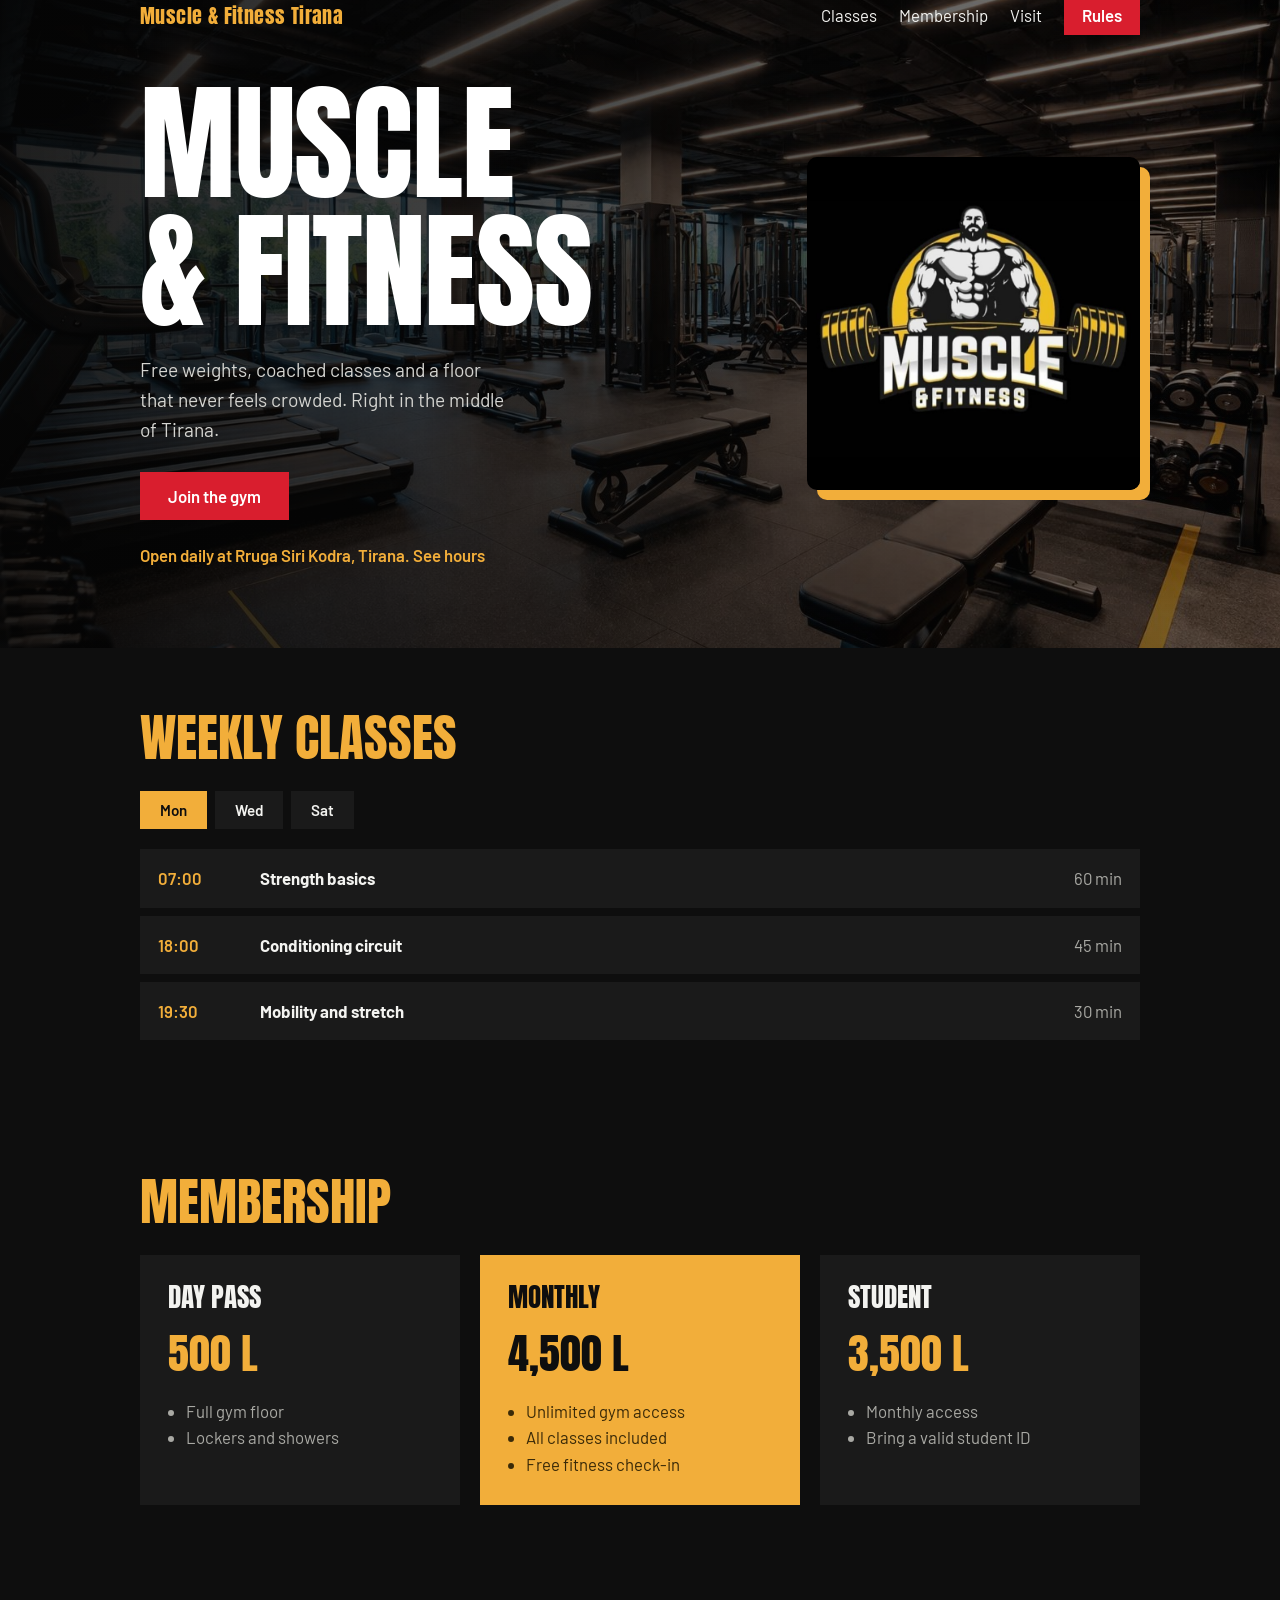
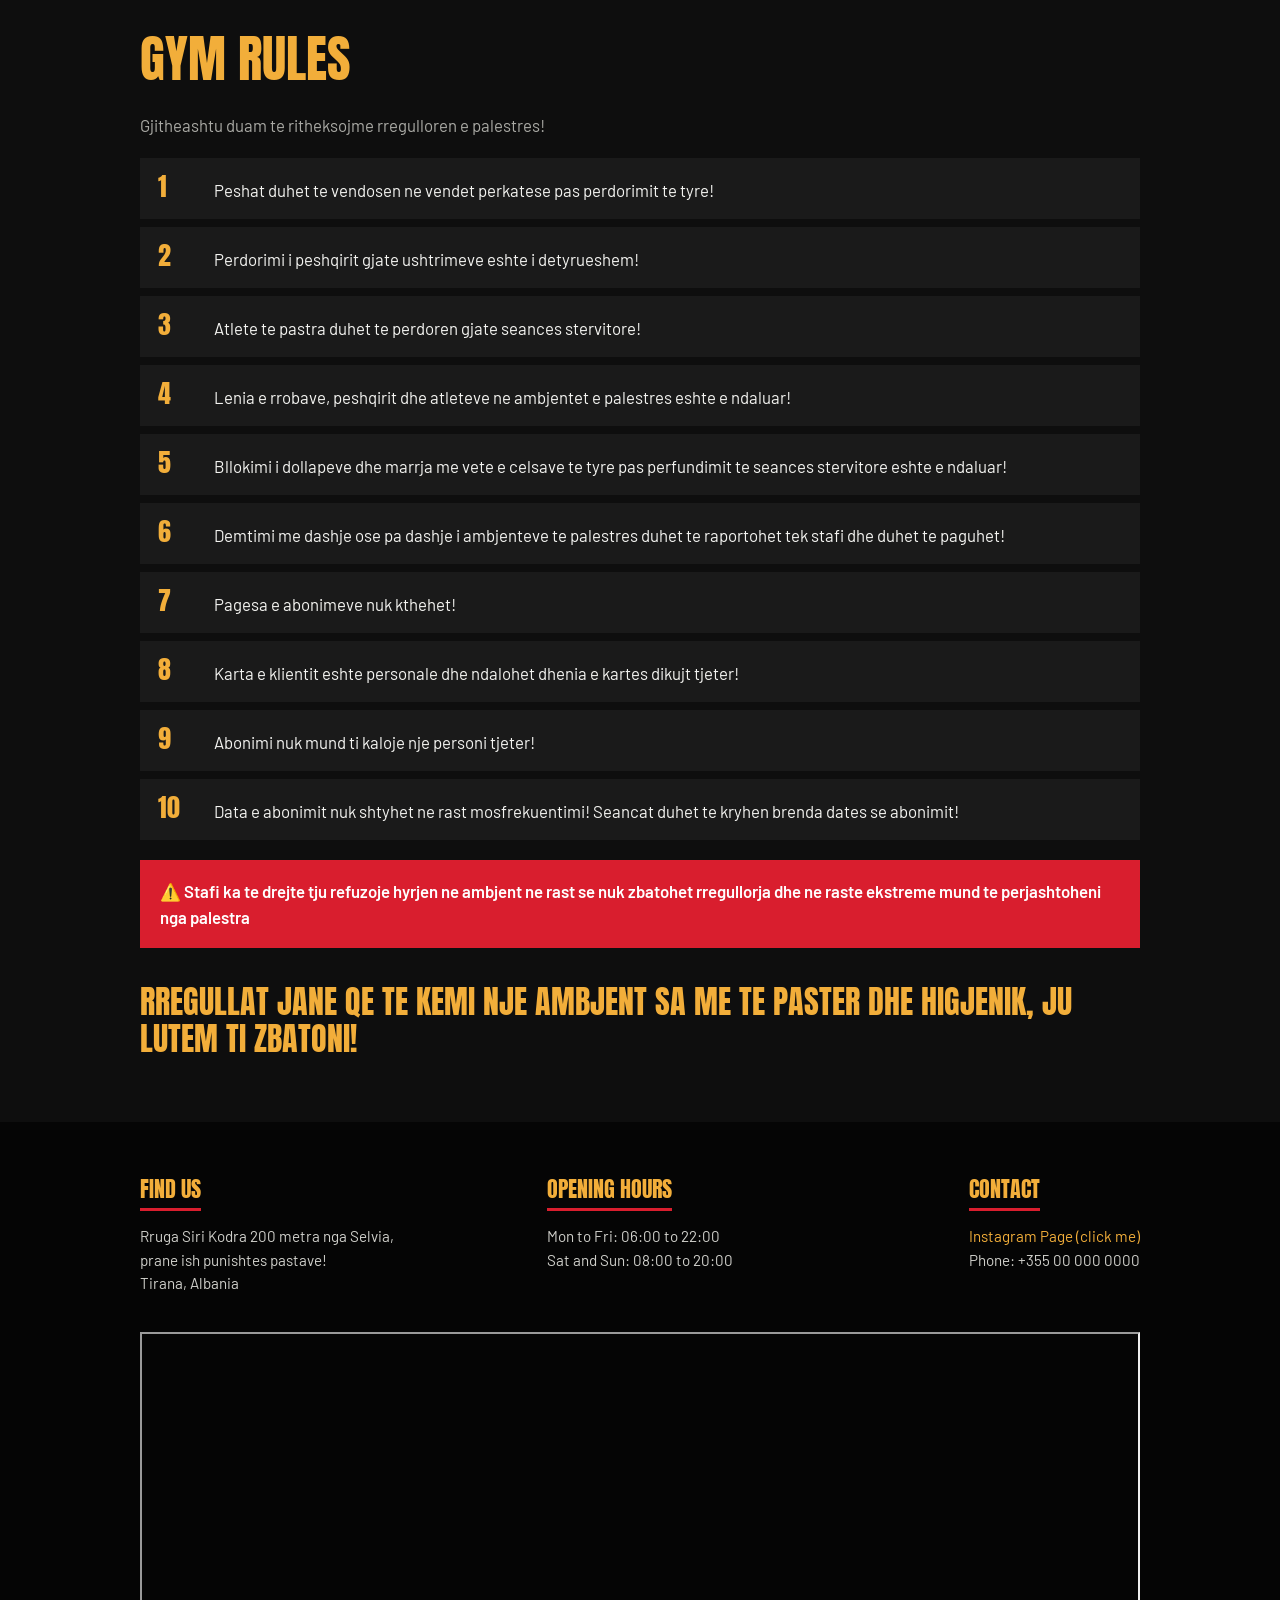
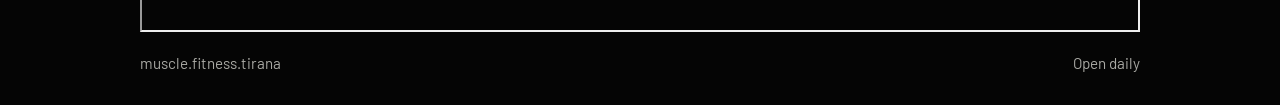
<file: demo5.1/index.html>
<!DOCTYPE html>
<html lang="en">
<head>
<meta charset="utf-8">
<!-- LEARN: the viewport tag makes the page scale properly on phones -->
<meta name="viewport" content="width=device-width, initial-scale=1">
<title>Muscle & Fitness Tirana</title>
<link rel="preconnect" href="https://fonts.googleapis.com">
<link rel="preconnect" href="https://fonts.gstatic.com" crossorigin>
<link href="https://fonts.googleapis.com/css2?family=Anton&family=Barlow:wght@400;600&display=swap" rel="stylesheet">
<link rel="icon" type="image/jpeg" href="favicon.jpg">
<!-- LEARN: this tag loads the separate CSS file. The path is relative, so style.css must sit next to index.html -->
<link rel="stylesheet" href="style.css">
</head>
<body>

<!-- LEARN: <header> holds the top of the page: logo + navigation -->
<header>
  <nav class="wrap" aria-label="Main">
    <a class="logo" href="#top">Muscle & Fitness Tirana</a>
    <ul>
      <li><a href="#classes">Classes</a></li>
      <li><a href="#plans">Membership</a></li>
      <li><a href="#visit">Visit</a></li>
      <li><a href="#rules">Rules</a></li>
    </ul>
  </nav>
  <div class="wrap hero" id="top">
    <div class="hero-text">
      <h1>Muscle <br>& Fitness</h1>
      <p>Free weights, coached classes and a floor that never feels crowded. Right in the middle of Tirana.</p>
      <a class="btn" href="#plans">Join the gym</a>
      <!-- LEARN: a link to #visit scrolls down to the footer, where the full opening hours are -->
      <a class="hero-meta" href="#visit">Open daily at Rruga Siri Kodra, Tirana. See hours</a>
    </div>
    <!-- LEARN: <img> shows a picture. alt text describes it for screen readers and shows if the file is missing -->
    <img class="badge" src="favicon2.jpg" alt="Muscle & Fitness Tirana logo">
  </div>
</header>

<!-- LEARN: <main> is the page's main content; each <section> is one topic -->
<main>
  <section id="classes">
    <div class="wrap">
      <h2>Weekly classes</h2>
      <div class="tabs" role="tablist">
        <button role="tab" aria-selected="true" data-day="mon">Mon</button>
        <button role="tab" aria-selected="false" data-day="wed">Wed</button>
        <button role="tab" aria-selected="false" data-day="sat">Sat</button>
      </div>
      <div class="day active" id="mon">
        <div class="slot"><time>07:00</time><b>Strength basics</b><span>60 min</span></div>
        <div class="slot"><time>18:00</time><b>Conditioning circuit</b><span>45 min</span></div>
        <div class="slot"><time>19:30</time><b>Mobility and stretch</b><span>30 min</span></div>
      </div>
      <div class="day" id="wed">
        <div class="slot"><time>07:00</time><b>Olympic lifting</b><span>60 min</span></div>
        <div class="slot"><time>18:30</time><b>Boxing fitness</b><span>60 min</span></div>
      </div>
      <div class="day" id="sat">
        <div class="slot"><time>10:00</time><b>Full body</b><span>60 min</span></div>
        <div class="slot"><time>11:30</time><b>Open floor with a coach</b><span>90 min</span></div>
      </div>
    </div>
  </section>

  <section id="plans">
    <div class="wrap">
      <h2>Membership</h2>
      <div class="plans">
        <article class="plan">
          <h3>Day pass</h3>
          <div class="price">500 L</div>
          <ul><li>Full gym floor</li><li>Lockers and showers</li></ul>
        </article>
        <article class="plan best">
          <h3>Monthly</h3>
          <div class="price">4,500 L</div>
          <ul><li>Unlimited gym access</li><li>All classes included</li><li>Free fitness check-in</li></ul>
        </article>
        <article class="plan">
          <h3>Student</h3>
          <div class="price">3,500 L</div>
          <ul><li>Monthly access</li><li>Bring a valid student ID</li></ul>
        </article>
      </div>
    </div>
  </section>

  <!-- LEARN: <ol> is an ordered (numbered) list. lang="sq" tells browsers this text is Albanian -->
  <section id="rules">
    <div class="wrap">
      <h2>Gym rules</h2>
      <p class="rules-intro" lang="sq">Gjitheashtu duam te ritheksojme rregulloren e palestres!</p>
      <ol class="rules" lang="sq">
        <li>Peshat duhet te vendosen ne vendet perkatese pas perdorimit te tyre!</li>
        <li>Perdorimi i peshqirit gjate ushtrimeve eshte i detyrueshem!</li>
        <li>Atlete te pastra duhet te perdoren gjate seances stervitore!</li>
        <li>Lenia e rrobave, peshqirit dhe atleteve ne ambjentet e palestres eshte e ndaluar!</li>
        <li>Bllokimi i dollapeve dhe marrja me vete e celsave te tyre pas perfundimit te seances stervitore eshte e ndaluar!</li>
        <li>Demtimi me dashje ose pa dashje i ambjenteve te palestres duhet te raportohet tek stafi dhe duhet te paguhet!</li>
        <li>Pagesa e abonimeve nuk kthehet!</li>
        <li>Karta e klientit eshte personale dhe ndalohet dhenia e kartes dikujt tjeter!</li>
        <li>Abonimi nuk mund ti kaloje nje personi tjeter!</li>
        <li>Data e abonimit nuk shtyhet ne rast mosfrekuentimi! Seancat duhet te kryhen brenda dates se abonimit!</li>
      </ol>
      <p class="warning" lang="sq">&#9888;&#65039; Stafi ka te drejte tju refuzoje hyrjen ne ambjent ne rast se nuk zbatohet rregullorja dhe ne raste ekstreme mund te perjashtoheni nga palestra</p>
      <p class="closing" lang="sq">Rregullat jane qe te kemi nje ambjent sa me te paster dhe higjenik, ju lutem ti zbatoni!</p>
    </div>
  </section>
</main>

<!-- LEARN: the footer now holds the visit info. id="visit" keeps the "Visit" nav link working: it scrolls down to here -->
<footer id="visit">
  <div class="wrap visit">
    <div>
      <h3>Find us</h3>
      <p>Rruga Siri Kodra 200 metra nga Selvia,<br>prane ish punishtes pastave!<br>Tirana, Albania</p>
    </div>
    <div>
      <h3>Opening hours</h3>
      <p>Mon to Fri: 06:00 to 22:00<br>Sat and Sun: 08:00 to 20:00</p>
    </div>
    <div>
      <h3>Contact</h3>
      <p><a href="https://www.instagram.com/muscle.fitness.tirana?stkn=MXcyYXFtc3VxcDdkcw==" target="_blank">Instagram Page (click me)</a><br>Phone: +355 00 000 0000</p>
    </div>
  </div>
    <div class="wrap">
    <iframe class="map" src="https://www.google.com/maps/embed?pb=!1m18!1m12!1m3!1d261.5930951370923!2d19.8210823!3d41.335721!2m3!1f0!2f0!3f0!3m2!1i1024!2i768!4f13.1!3m3!1m2!1s0x1350310bb7396c69%3A0xc7fee7b16294a06!2sMuscle%20%26%20Fitness!5e1!3m2!1sen!2s!4v1791065243430!5m2!1sen!2s" title="Map to Muscle & Fitness Tirana" allowfullscreen="" loading="lazy" referrerpolicy="strict-origin-when-cross-origin"></iframe>
    </div>
  
  <div class="wrap footer-bottom"><span>muscle.fitness.tirana</span><span>Open daily</span></div>
</footer>

<script>
/* LEARN: JavaScript reacts to clicks. Here we show the clicked day and hide the others. */
const dayTabs = document.querySelectorAll('.tabs button');
dayTabs.forEach(function(tab){
  tab.addEventListener('click', function(){
    dayTabs.forEach(function(t){ t.setAttribute('aria-selected', t === tab ? 'true' : 'false'); });
    document.querySelectorAll('.day').forEach(function(d){
      d.classList.toggle('active', d.id === tab.dataset.day);
    });
  });
});
</script>
</body>
</html>
</file>
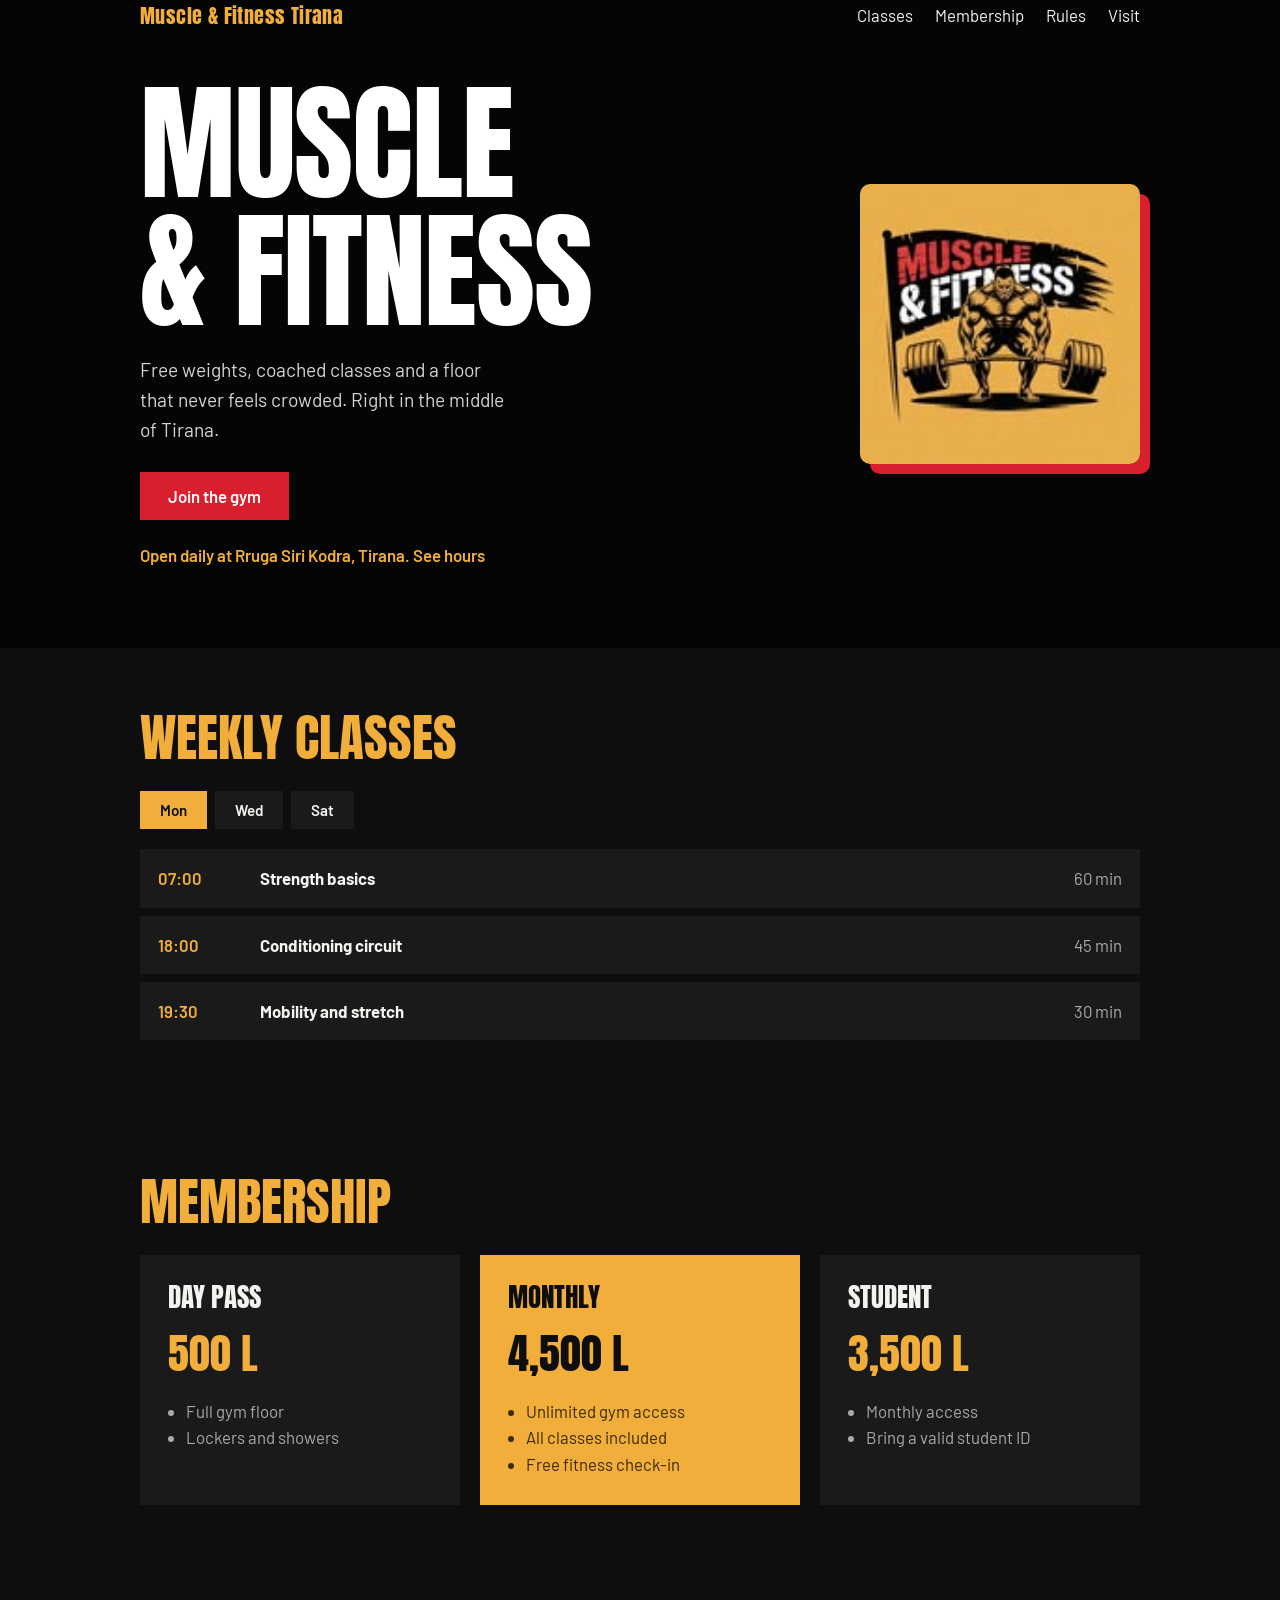
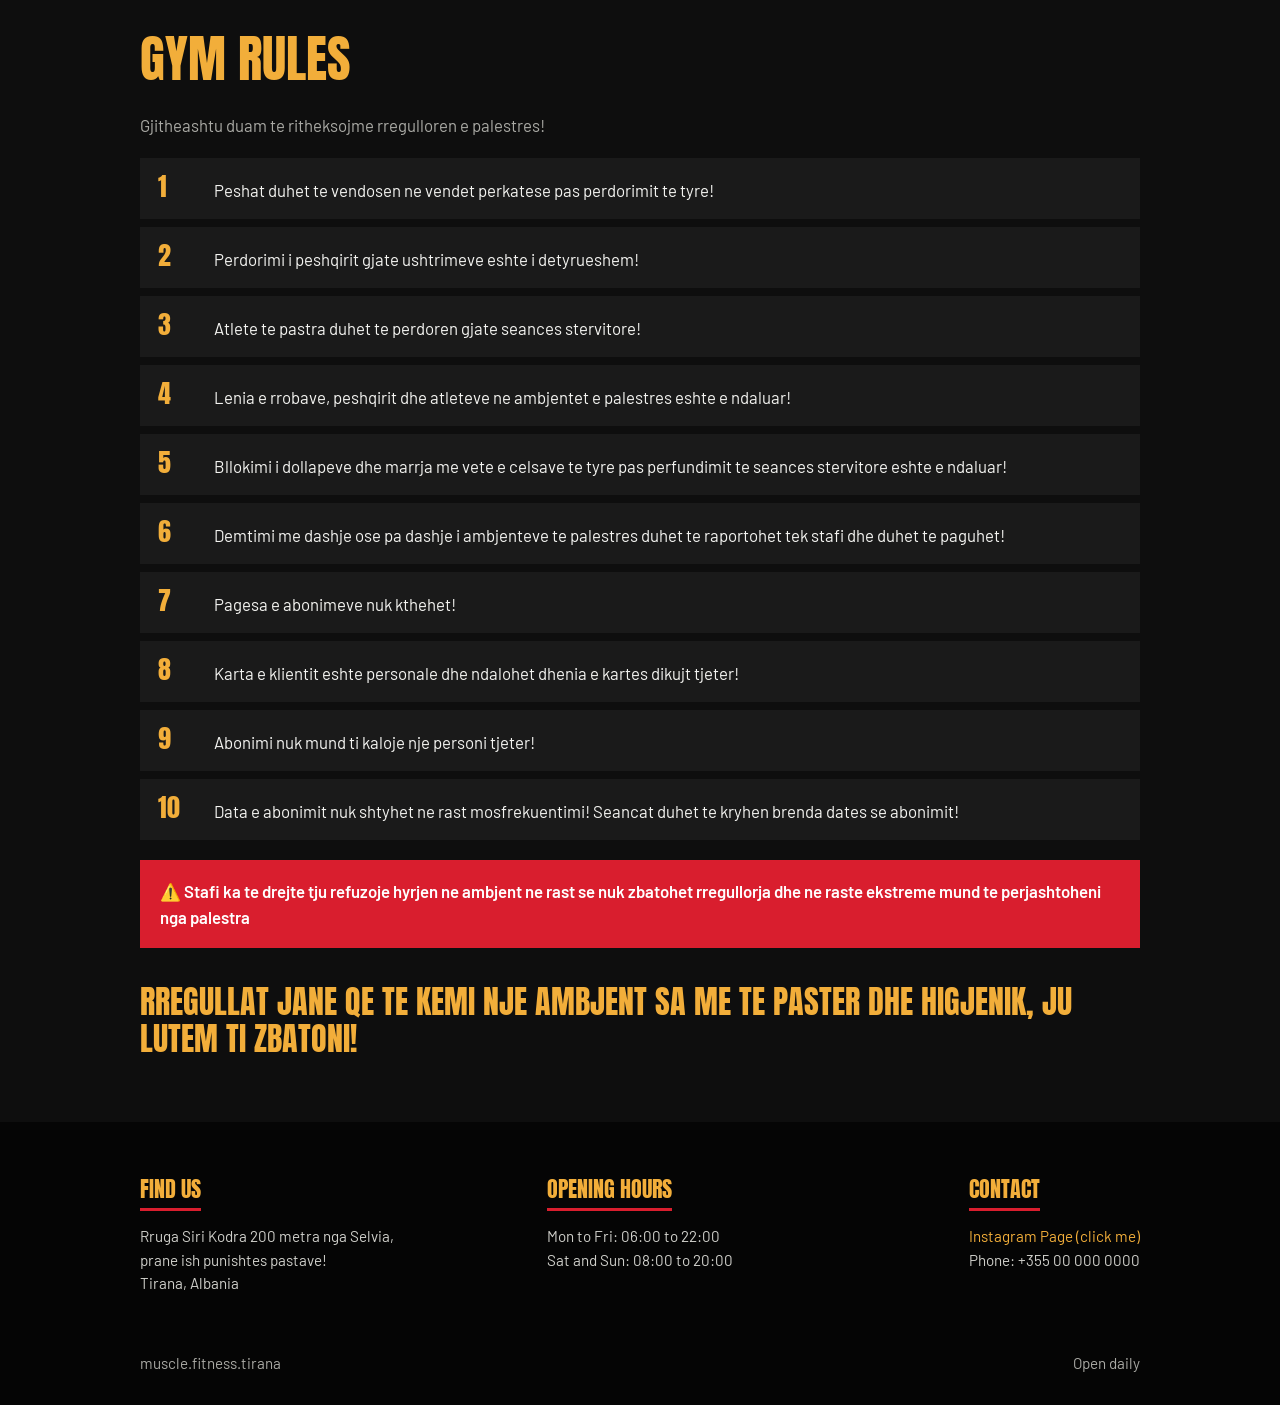
<file: demo5c/index.html>
<!DOCTYPE html>
<html lang="en">
<head>
<meta charset="utf-8">
<!-- LEARN: the viewport tag makes the page scale properly on phones -->
<meta name="viewport" content="width=device-width, initial-scale=1">
<title>Muscle & Fitness Tirana</title>
<link rel="preconnect" href="https://fonts.googleapis.com">
<link rel="preconnect" href="https://fonts.gstatic.com" crossorigin>
<link href="https://fonts.googleapis.com/css2?family=Anton&family=Barlow:wght@400;600&display=swap" rel="stylesheet">
<link rel="icon" type="image/jpeg" href="favicon.jpg">
<!-- LEARN: this tag loads the separate CSS file. The path is relative, so style.css must sit next to index.html -->
<link rel="stylesheet" href="style.css">
</head>
<body>

<!-- LEARN: <header> holds the top of the page: logo + navigation -->
<header>
  <nav class="wrap" aria-label="Main">
    <a class="logo" href="#top">Muscle & Fitness Tirana</a>
    <ul>
      <li><a href="#classes">Classes</a></li>
      <li><a href="#plans">Membership</a></li>
      <li><a href="#rules">Rules</a></li>
      <li><a href="#visit">Visit</a></li>
    </ul>
  </nav>
  <div class="wrap hero" id="top">
    <div class="hero-text">
      <h1>Muscle <br>& Fitness</h1>
      <p>Free weights, coached classes and a floor that never feels crowded. Right in the middle of Tirana.</p>
      <a class="btn" href="#plans">Join the gym</a>
      <!-- LEARN: a link to #visit scrolls down to the footer, where the full opening hours are -->
      <a class="hero-meta" href="#visit">Open daily at Rruga Siri Kodra, Tirana. See hours</a>
    </div>
    <!-- LEARN: <img> shows a picture. alt text describes it for screen readers and shows if the file is missing -->
    <img class="badge" src="favicon.jpg" alt="Muscle & Fitness Tirana logo">
  </div>
</header>

<!-- LEARN: <main> is the page's main content; each <section> is one topic -->
<main>
  <section id="classes">
    <div class="wrap">
      <h2>Weekly classes</h2>
      <div class="tabs" role="tablist">
        <button role="tab" aria-selected="true" data-day="mon">Mon</button>
        <button role="tab" aria-selected="false" data-day="wed">Wed</button>
        <button role="tab" aria-selected="false" data-day="sat">Sat</button>
      </div>
      <div class="day active" id="mon">
        <div class="slot"><time>07:00</time><b>Strength basics</b><span>60 min</span></div>
        <div class="slot"><time>18:00</time><b>Conditioning circuit</b><span>45 min</span></div>
        <div class="slot"><time>19:30</time><b>Mobility and stretch</b><span>30 min</span></div>
      </div>
      <div class="day" id="wed">
        <div class="slot"><time>07:00</time><b>Olympic lifting</b><span>60 min</span></div>
        <div class="slot"><time>18:30</time><b>Boxing fitness</b><span>60 min</span></div>
      </div>
      <div class="day" id="sat">
        <div class="slot"><time>10:00</time><b>Full body</b><span>60 min</span></div>
        <div class="slot"><time>11:30</time><b>Open floor with a coach</b><span>90 min</span></div>
      </div>
    </div>
  </section>

  <section id="plans">
    <div class="wrap">
      <h2>Membership</h2>
      <div class="plans">
        <article class="plan">
          <h3>Day pass</h3>
          <div class="price">500 L</div>
          <ul><li>Full gym floor</li><li>Lockers and showers</li></ul>
        </article>
        <article class="plan best">
          <h3>Monthly</h3>
          <div class="price">4,500 L</div>
          <ul><li>Unlimited gym access</li><li>All classes included</li><li>Free fitness check-in</li></ul>
        </article>
        <article class="plan">
          <h3>Student</h3>
          <div class="price">3,500 L</div>
          <ul><li>Monthly access</li><li>Bring a valid student ID</li></ul>
        </article>
      </div>
    </div>
  </section>

  <!-- LEARN: <ol> is an ordered (numbered) list. lang="sq" tells browsers this text is Albanian -->
  <section id="rules">
    <div class="wrap">
      <h2>Gym rules</h2>
      <p class="rules-intro" lang="sq">Gjitheashtu duam te ritheksojme rregulloren e palestres!</p>
      <ol class="rules" lang="sq">
        <li>Peshat duhet te vendosen ne vendet perkatese pas perdorimit te tyre!</li>
        <li>Perdorimi i peshqirit gjate ushtrimeve eshte i detyrueshem!</li>
        <li>Atlete te pastra duhet te perdoren gjate seances stervitore!</li>
        <li>Lenia e rrobave, peshqirit dhe atleteve ne ambjentet e palestres eshte e ndaluar!</li>
        <li>Bllokimi i dollapeve dhe marrja me vete e celsave te tyre pas perfundimit te seances stervitore eshte e ndaluar!</li>
        <li>Demtimi me dashje ose pa dashje i ambjenteve te palestres duhet te raportohet tek stafi dhe duhet te paguhet!</li>
        <li>Pagesa e abonimeve nuk kthehet!</li>
        <li>Karta e klientit eshte personale dhe ndalohet dhenia e kartes dikujt tjeter!</li>
        <li>Abonimi nuk mund ti kaloje nje personi tjeter!</li>
        <li>Data e abonimit nuk shtyhet ne rast mosfrekuentimi! Seancat duhet te kryhen brenda dates se abonimit!</li>
      </ol>
      <p class="warning" lang="sq">&#9888;&#65039; Stafi ka te drejte tju refuzoje hyrjen ne ambjent ne rast se nuk zbatohet rregullorja dhe ne raste ekstreme mund te perjashtoheni nga palestra</p>
      <p class="closing" lang="sq">Rregullat jane qe te kemi nje ambjent sa me te paster dhe higjenik, ju lutem ti zbatoni!</p>
    </div>
  </section>
</main>

<!-- LEARN: the footer now holds the visit info. id="visit" keeps the "Visit" nav link working: it scrolls down to here -->
<footer id="visit">
  <div class="wrap visit">
    <div>
      <h3>Find us</h3>
      <p>Rruga Siri Kodra 200 metra nga Selvia,<br>prane ish punishtes pastave!<br>Tirana, Albania</p>
    </div>
    <div>
      <h3>Opening hours</h3>
      <p>Mon to Fri: 06:00 to 22:00<br>Sat and Sun: 08:00 to 20:00</p>
    </div>
    <div>
      <h3>Contact</h3>
      <p><a href="https://www.instagram.com/muscle.fitness.tirana?stkn=MXcyYXFtc3VxcDdkcw==" target="_blank">Instagram Page (click me)</a><br>Phone: +355 00 000 0000</p>
    </div>
  </div>
  <div class="wrap footer-bottom"><span>muscle.fitness.tirana</span><span>Open daily</span></div>
</footer>

<script>
/* LEARN: JavaScript reacts to clicks. Here we show the clicked day and hide the others. */
const dayTabs = document.querySelectorAll('.tabs button');
dayTabs.forEach(function(tab){
  tab.addEventListener('click', function(){
    dayTabs.forEach(function(t){ t.setAttribute('aria-selected', t === tab ? 'true' : 'false'); });
    document.querySelectorAll('.day').forEach(function(d){
      d.classList.toggle('active', d.id === tab.dataset.day);
    });
  });
});
</script>
</body>
</html>
</file>
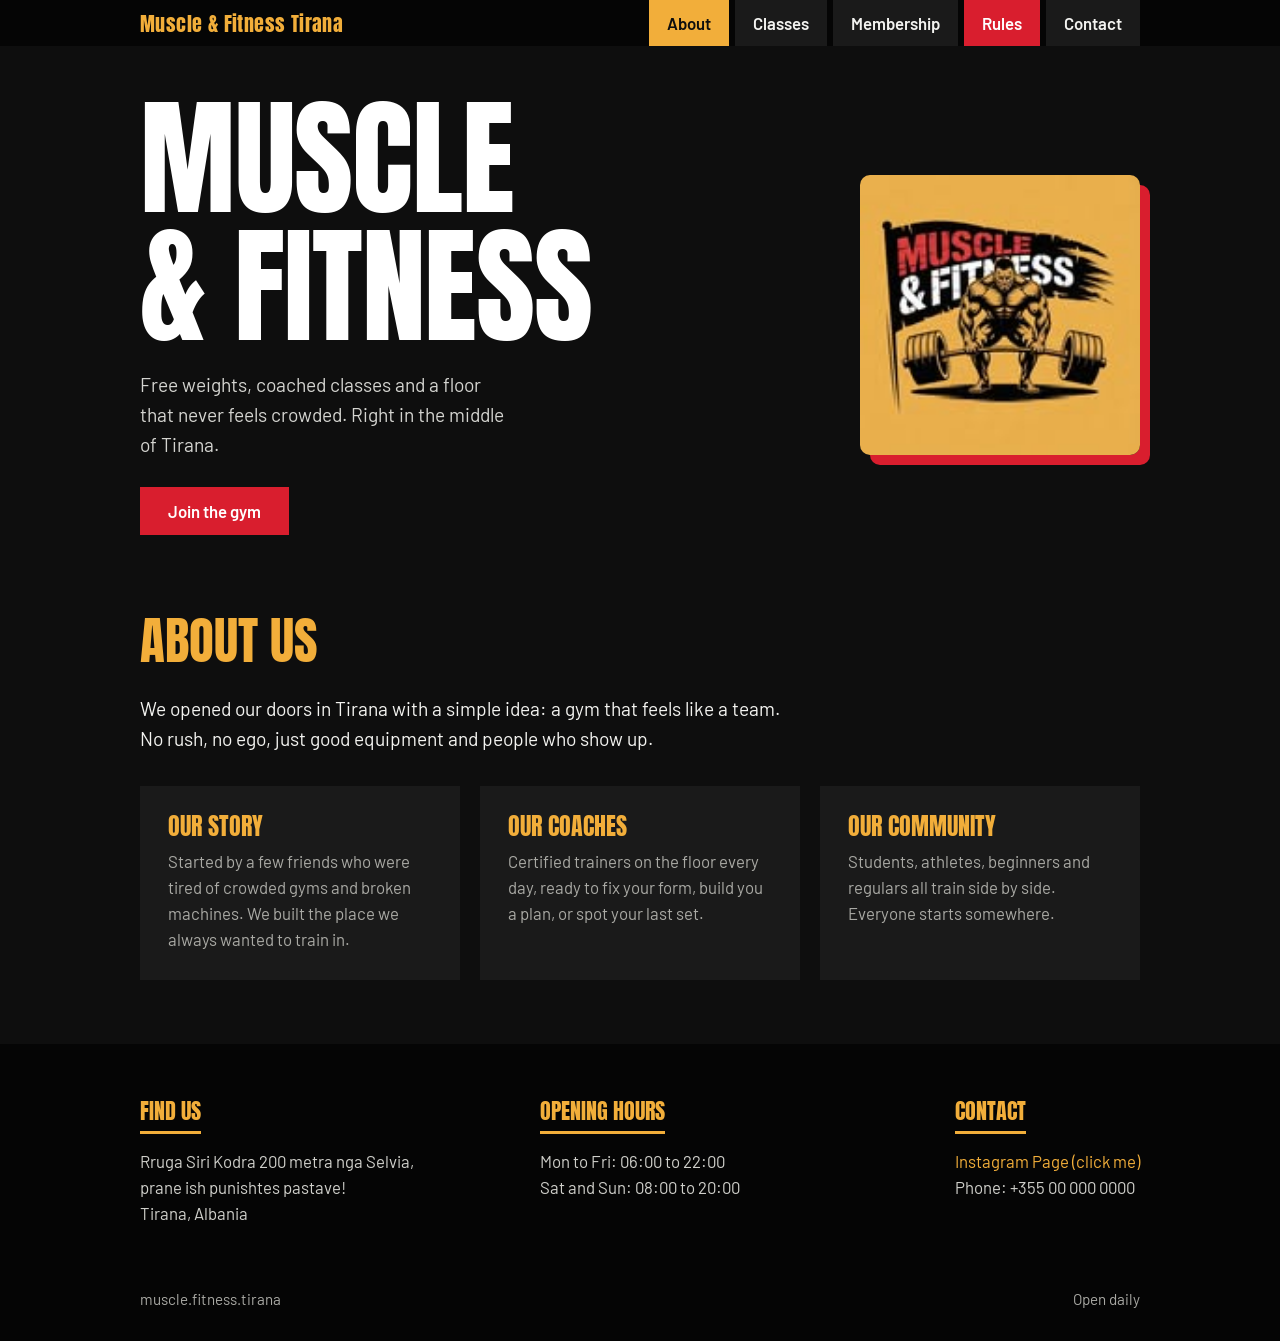
<file: demo6 clean/index.html>
<!DOCTYPE html>
<html lang="en">
<head>
<meta charset="utf-8">
<!-- LEARN: the viewport tag makes the page scale properly on phones -->
<meta name="viewport" content="width=device-width, initial-scale=1">
<title>Muscle & Fitness Tirana</title>
<link rel="preconnect" href="https://fonts.googleapis.com">
<link rel="preconnect" href="https://fonts.gstatic.com" crossorigin>
<link href="https://fonts.googleapis.com/css2?family=Anton&family=Barlow:wght@400;600&display=swap" rel="stylesheet">
<link rel="icon" type="image/jpeg" href="favicon.jpg">
<!-- LEARN: this tag loads the separate CSS file. The path is relative, so style.css must sit next to index.html -->
<link rel="stylesheet" href="style.css">
</head>
<body>

<!-- LEARN: the tab bar is just a row of links. Each link points to a page id, like href="#classes" -->
<header>
  <nav class="wrap" aria-label="Main">
    <a class="logo" href="#about">Muscle & Fitness Tirana</a>
    <div class="tabbar">
      <a href="#about">About</a>
      <a href="#classes">Classes</a>
      <a href="#plans">Membership</a>
      <a href="#rules">Rules</a>
      <a href="#contact">Contact</a>
    </div>
  </nav>
</header>

<main>
  <!-- LEARN: every "page" is a <section class="page">. Only the one with the class "active" is shown (see the script at the bottom) -->
  <section id="about" class="page active">
    <div class="wrap hero">
      <div class="hero-text">
        <h1>Muscle <br>& Fitness</h1>
        <p>Free weights, coached classes and a floor that never feels crowded. Right in the middle of Tirana.</p>
        <a class="btn" href="#plans">Join the gym</a>
      </div>
      <img class="badge" src="favicon.jpg" alt="Muscle & Fitness Tirana logo">
    </div>
    <div class="wrap">
      <h2>About us</h2>
      <p class="about-intro">We opened our doors in Tirana with a simple idea: a gym that feels like a team. No rush, no ego, just good equipment and people who show up.</p>
      <div class="about-grid">
        <article>
          <h3>Our story</h3>
          <p>Started by a few friends who were tired of crowded gyms and broken machines. We built the place we always wanted to train in.</p>
        </article>
        <article>
          <h3>Our coaches</h3>
          <p>Certified trainers on the floor every day, ready to fix your form, build you a plan, or spot your last set.</p>
        </article>
        <article>
          <h3>Our community</h3>
          <p>Students, athletes, beginners and regulars all train side by side. Everyone starts somewhere.</p>
        </article>
      </div>
    </div>
    <!-- LEARN: the same Find us / Opening hours / Contact blocks, repeated at the bottom of the About page like a footer -->
    <div class="find-band">
      <div class="wrap visit">
        <div>
          <h3>Find us</h3>
          <p>Rruga Siri Kodra 200 metra nga Selvia, prane ish punishtes pastave!<br>Tirana, Albania</p>
        </div>
        <div>
          <h3>Opening hours</h3>
          <p>Mon to Fri: 06:00 to 22:00<br>Sat and Sun: 08:00 to 20:00</p>
        </div>
        <div>
          <h3>Contact</h3>
          <p><a href="https://www.instagram.com/muscle.fitness.tirana?stkn=MXcyYXFtc3VxcDdkcw==" target="_blank">Instagram Page (click me)</a><br>Phone: +355 00 000 0000</p>
        </div>
      </div>
    </div>
  </section>

  <section id="classes" class="page">
    <div class="wrap">
      <h2>Weekly classes</h2>
      <div class="tabs" role="tablist">
        <button role="tab" aria-selected="true" data-day="mon">Mon</button>
        <button role="tab" aria-selected="false" data-day="wed">Wed</button>
        <button role="tab" aria-selected="false" data-day="sat">Sat</button>
      </div>
      <div class="day active" id="mon">
        <div class="slot"><time>07:00</time><b>Strength basics</b><span>60 min</span></div>
        <div class="slot"><time>18:00</time><b>Conditioning circuit</b><span>45 min</span></div>
        <div class="slot"><time>19:30</time><b>Mobility and stretch</b><span>30 min</span></div>
      </div>
      <div class="day" id="wed">
        <div class="slot"><time>07:00</time><b>Olympic lifting</b><span>60 min</span></div>
        <div class="slot"><time>18:30</time><b>Boxing fitness</b><span>60 min</span></div>
      </div>
      <div class="day" id="sat">
        <div class="slot"><time>10:00</time><b>Full body</b><span>60 min</span></div>
        <div class="slot"><time>11:30</time><b>Open floor with a coach</b><span>90 min</span></div>
      </div>
    </div>
  </section>

  <section id="plans" class="page">
    <div class="wrap">
      <h2>Membership</h2>
      <div class="plans">
        <article class="plan">
          <h3>Day pass</h3>
          <div class="price">500 L</div>
          <ul><li>Full gym floor</li><li>Lockers and showers</li></ul>
        </article>
        <article class="plan best">
          <h3>Monthly</h3>
          <div class="price">4,500 L</div>
          <ul><li>Unlimited gym access</li><li>All classes included</li><li>Free fitness check-in</li></ul>
        </article>
        <article class="plan">
          <h3>Student</h3>
          <div class="price">3,500 L</div>
          <ul><li>Monthly access</li><li>Bring a valid student ID</li></ul>
        </article>
      </div>
    </div>
  </section>

  <section id="rules" class="page">
    <div class="wrap">
      <h2>Gym rules</h2>
      <p class="rules-intro" lang="sq">Gjitheashtu duam te ritheksojme rregulloren e palestres!</p>
      <ol class="rules" lang="sq">
        <li>Peshat duhet te vendosen ne vendet perkatese pas perdorimit te tyre!</li>
        <li>Perdorimi i peshqirit gjate ushtrimeve eshte i detyrueshem!</li>
        <li>Atlete te pastra duhet te perdoren gjate seances stervitore!</li>
        <li>Lenia e rrobave, peshqirit dhe atleteve ne ambjentet e palestres eshte e ndaluar!</li>
        <li>Bllokimi i dollapeve dhe marrja me vete e celsave te tyre pas perfundimit te seances stervitore eshte e ndaluar!</li>
        <li>Demtimi me dashje ose pa dashje i ambjenteve te palestres duhet te raportohet tek stafi dhe duhet te paguhet!</li>
        <li>Pagesa e abonimeve nuk kthehet!</li>
        <li>Karta e klientit eshte personale dhe ndalohet dhenia e kartes dikujt tjeter!</li>
        <li>Abonimi nuk mund ti kaloje nje personi tjeter!</li>
        <li>Data e abonimit nuk shtyhet ne rast mosfrekuentimi! Seancat duhet te kryhen brenda dates se abonimit!</li>
      </ol>
      <p class="warning" lang="sq">&#9888;&#65039; Stafi ka te drejte tju refuzoje hyrjen ne ambjent ne rast se nuk zbatohet rregullorja dhe ne raste ekstreme mund te perjashtoheni nga palestra</p>
      <p class="closing" lang="sq">Rregullat jane qe te kemi nje ambjent sa me te paster dhe higjenik, ju lutem ti zbatoni!</p>
    </div>
  </section>

  <section id="contact" class="page">
    <div class="wrap">
      <h2>Contact</h2>
      <div class="visit">
        <div>
          <h3>Find us</h3>
          <p>Rruga Siri Kodra 200 metra nga Selvia, prane ish punishtes pastave!<br>Tirana, Albania</p>
        </div>
        <div>
          <h3>Opening hours</h3>
          <p>Mon to Fri: 06:00 to 22:00<br>Sat and Sun: 08:00 to 20:00</p>
        </div>
        <div>
          <h3>Contact</h3>
          <p><a href="https://www.instagram.com/muscle.fitness.tirana?stkn=MXcyYXFtc3VxcDdkcw==" target="_blank">Instagram Page (click me)</a><br>Phone: +355 00 000 0000</p>
        </div>
      </div>
    </div>
  </section>
</main>

<footer>
  <div class="wrap footer-bottom"><span>muscle.fitness.tirana</span><span>Open daily</span></div>
</footer>

<script>
/* LEARN: this script shows one page at a time. It reads the part of the web address after the # (like #classes),
   shows the page with that id, and highlights the matching tab. With no # it shows the About page. */
const tabLinks = document.querySelectorAll('.tabbar a');
const pages = document.querySelectorAll('.page');

function showPage(){
  const target = document.getElementById(location.hash.slice(1));
  const id = target && target.classList.contains('page') ? target.id : 'about';
  pages.forEach(function(p){ p.classList.toggle('active', p.id === id); });
  tabLinks.forEach(function(a){
    const on = a.getAttribute('href') === '#' + id;
    a.classList.toggle('active', on);
    if(on){ a.setAttribute('aria-current', 'page'); } else { a.removeAttribute('aria-current'); }
  });
  window.scrollTo(0, 0);
}
window.addEventListener('hashchange', showPage);
showPage();

/* LEARN: JavaScript reacts to clicks. Here we show the clicked day and hide the others. */
const dayTabs = document.querySelectorAll('.tabs button');
dayTabs.forEach(function(tab){
  tab.addEventListener('click', function(){
    dayTabs.forEach(function(t){ t.setAttribute('aria-selected', t === tab ? 'true' : 'false'); });
    document.querySelectorAll('.day').forEach(function(d){
      d.classList.toggle('active', d.id === tab.dataset.day);
    });
  });
});
</script>
</body>
</html>
</file>
<file: demo5.1/style.css>
/* LEARN: CSS variables ("tokens") keep colors in one place. Change one value, the whole site updates. */
:root{
  --bg:#0E0E0E; --top:#050505; --panel:#1A1A1A; --ink:#F3F3F0; --muted:#A9A9A4;
  --accent:#F2AE3A; --red:#D91E2E;
  --display:'Anton','Impact','Arial Narrow',sans-serif;
  --body:'Barlow','Helvetica Neue',Arial,sans-serif;
  box-sizing:border-box;
}
html{scroll-behavior:smooth}
*,*::before,*::after{box-sizing:inherit}
body{margin:0;background:var(--bg);color:var(--ink);font:400 1.05rem/1.55 var(--body)}
h1,h2,h3{font-family:var(--display);font-weight:400;line-height:1;margin:0}
a{color:inherit}
a:focus-visible,button:focus-visible{outline:3px solid var(--accent);outline-offset:3px}
.wrap{max-width:1040px;margin:0 auto;padding:0 20px}

/* Header. LEARN: sections are separated by space and slightly lighter "panel" blocks instead of lines. */
/* LEARN: a background can have several layers. The first is a dark gradient (strong on the left where the text is,
   lighter on the right) laid over the photo, so the white text stays easy to read. cover makes the photo fill the header. */
header{background:linear-gradient(90deg,rgba(5,5,5,.9),rgba(5,5,5,.5)),url('gym.jpg') center/cover no-repeat var(--top)}
nav{display:flex;flex-wrap:wrap;gap:12px 28px;align-items:center;justify-content:space-between;padding-top:18px;padding-bottom:18px}
nav a{text-decoration:none}
.logo{font-family:var(--display);font-size:1.25rem;letter-spacing:.02em;color:var(--accent)}
nav ul{display:flex;gap:22px;align-items:center;list-style:none;margin:0;padding:0}
nav ul a:hover{color:var(--accent)}
/* The Rules link is a red button, and it is the last item in the list so it sits at the far right */
nav ul a[href="#rules"]{padding:10px 18px;background:var(--red);color:#fff;font-weight:600}
nav ul a[href="#rules"]:hover{background:#fff;color:var(--red)}

/* Hero. LEARN: flexbox puts the text and the logo side by side; flex-wrap drops the logo below on phones */
.hero{display:flex;flex-wrap:wrap;align-items:center;justify-content:space-between;gap:36px;padding-top:48px;padding-bottom:80px}
.hero h1{font-size:clamp(3.6rem,13vw,8rem);text-transform:uppercase;letter-spacing:-.01em;color:#fff}
.hero p{max-width:34ch;font-size:1.2rem;margin:20px 0 28px;color:#D4D4D0}
.badge{width:clamp(150px,26vw,380px);height:auto;border-radius:10px;box-shadow:10px 10px 0 var(--accent)}
.btn{display:inline-block;background:var(--red);color:#fff;padding:14px 28px;text-decoration:none;font:600 1.05rem var(--body)}
.btn:hover{background:var(--accent);color:#0E0E0E}
.hero-meta{display:block;margin-top:22px;color:var(--accent);font-weight:600;text-decoration:none}
.hero-meta:hover{color:#fff}

section{padding:64px 0}
section h2{font-size:clamp(2rem,6vw,3.2rem);margin-bottom:28px;text-transform:uppercase;color:var(--accent)}

/* Classes: tabs switch which day is visible (see the script in index.html) */
.tabs{display:flex;flex-wrap:wrap;gap:8px;margin-bottom:20px}
.tabs button{background:var(--panel);color:var(--ink);border:0;padding:10px 20px;font:600 .95rem var(--body);cursor:pointer}
.tabs button:hover{color:var(--accent)}
.tabs button[aria-selected="true"]{background:var(--accent);color:#0E0E0E}
.day{display:none}
.day.active{display:block}
.slot{display:grid;grid-template-columns:90px 1fr auto;gap:12px;padding:16px 18px;margin-bottom:8px;background:var(--panel);align-items:baseline}
.slot time{font-weight:600;color:var(--accent)}
.slot span{color:var(--muted)}
@media (max-width:560px){.slot{grid-template-columns:70px 1fr}.slot span{grid-column:2}}

/* Membership. LEARN: CSS grid makes equal columns; auto-fit adds or removes columns depending on screen width */
.plans{display:grid;grid-template-columns:repeat(auto-fit,minmax(250px,1fr));gap:20px}
.plan{background:var(--panel);padding:28px}
.plan h3{font-size:1.7rem;text-transform:uppercase}
.price{font-family:var(--display);font-size:2.6rem;margin:12px 0 4px;color:var(--accent)}
.plan ul{padding-left:18px;color:var(--muted);margin:12px 0 0}
.plan.best{background:var(--accent);color:#0E0E0E}
.plan.best .price{color:#0E0E0E}
.plan.best ul{color:#3A2A08}

/* Gym rules: numbered panels, a red warning block, and a bold closing line */
.rules{list-style:none;margin:0;padding:0;counter-reset:rule;display:grid;gap:8px}
.rules li{counter-increment:rule;display:grid;grid-template-columns:44px 1fr;gap:12px;align-items:baseline;background:var(--panel);padding:16px 18px}
.rules li::before{content:counter(rule);font-family:var(--display);font-size:1.6rem;line-height:1;color:var(--accent)}
.rules-intro{margin:0 0 20px;color:var(--muted);max-width:60ch}
.warning{margin:20px 0 0;padding:18px 20px;background:var(--red);color:#fff;font-weight:600}
.closing{margin:36px 0 0;font-family:var(--display);font-size:clamp(1.4rem,4vw,2rem);line-height:1.15;text-transform:uppercase;color:var(--accent)}

/* Footer: Find us / Opening hours / Contact.
   LEARN: inline-block makes each heading only as wide as its text, so the line under it is exactly as long as the word. */
footer{background:var(--top);color:var(--muted);font-size:.95rem}
.visit{display:grid;grid-template-columns:repeat(auto-fit,minmax(260px,1fr));gap:32px;padding-top:56px;padding-bottom:36px}
.visit h3{display:inline-block;padding-bottom:8px;margin-bottom:14px;border-bottom:3px solid var(--red);font-size:1.4rem;text-transform:uppercase;color:var(--accent)}
.visit p{margin:0;color:#CFCFCA}
.visit a{text-decoration:none;color:var(--accent)}
.visit a:hover{color:#fff}
.map{display: block; width: 100% ;height: 300px}
.footer-bottom{display:flex;flex-wrap:wrap;justify-content:space-between;gap:8px;padding-top:20px;padding-bottom:30px}

/* LEARN: a media query only applies on screens at least 700px wide. There the left block hugs the left edge,
   the middle one is centered and the right one hugs the right edge. On phones the blocks stack. */
@media (min-width:700px){
  .visit{grid-template-columns:repeat(3,1fr)}
  .visit>div:nth-child(2){justify-self:center}
  .visit>div:nth-child(3){justify-self:end}
}
</file>
<file: demo5c/style.css>
/* LEARN: CSS variables ("tokens") keep colors in one place. Change one value, the whole site updates. */
:root{
  --bg:#0E0E0E; --top:#050505; --panel:#1A1A1A; --ink:#F3F3F0; --muted:#A9A9A4;
  --accent:#F2AE3A; --red:#D91E2E;
  --display:'Anton','Impact','Arial Narrow',sans-serif;
  --body:'Barlow','Helvetica Neue',Arial,sans-serif;
  box-sizing:border-box;
}
html{scroll-behavior:smooth}
*,*::before,*::after{box-sizing:inherit}
body{margin:0;background:var(--bg);color:var(--ink);font:400 1.05rem/1.55 var(--body)}
h1,h2,h3{font-family:var(--display);font-weight:400;line-height:1;margin:0}
a{color:inherit}
a:focus-visible,button:focus-visible{outline:3px solid var(--accent);outline-offset:3px}
.wrap{max-width:1040px;margin:0 auto;padding:0 20px}

/* Header. LEARN: sections are separated by space and slightly lighter "panel" blocks instead of lines. */
header{background:var(--top)}
nav{display:flex;flex-wrap:wrap;gap:12px 28px;align-items:center;justify-content:space-between;padding-top:18px;padding-bottom:18px}
nav a{text-decoration:none}
.logo{font-family:var(--display);font-size:1.25rem;letter-spacing:.02em;color:var(--accent)}
nav ul{display:flex;gap:22px;list-style:none;margin:0;padding:0}
nav ul a:hover{color:var(--accent)}

/* Hero. LEARN: flexbox puts the text and the logo side by side; flex-wrap drops the logo below on phones */
.hero{display:flex;flex-wrap:wrap;align-items:center;justify-content:space-between;gap:36px;padding-top:48px;padding-bottom:80px}
.hero h1{font-size:clamp(3.6rem,13vw,8rem);text-transform:uppercase;letter-spacing:-.01em;color:#fff}
.hero p{max-width:34ch;font-size:1.2rem;margin:20px 0 28px;color:#D4D4D0}
.badge{width:clamp(150px,26vw,280px);height:auto;border-radius:10px;box-shadow:10px 10px 0 var(--red)}
.btn{display:inline-block;background:var(--red);color:#fff;padding:14px 28px;text-decoration:none;font:600 1.05rem var(--body)}
.btn:hover{background:var(--accent);color:#0E0E0E}
.hero-meta{display:block;margin-top:22px;color:var(--accent);font-weight:600;text-decoration:none}
.hero-meta:hover{color:#fff}

section{padding:64px 0}
section h2{font-size:clamp(2rem,6vw,3.2rem);margin-bottom:28px;text-transform:uppercase;color:var(--accent)}

/* Classes: tabs switch which day is visible (see the script in index.html) */
.tabs{display:flex;flex-wrap:wrap;gap:8px;margin-bottom:20px}
.tabs button{background:var(--panel);color:var(--ink);border:0;padding:10px 20px;font:600 .95rem var(--body);cursor:pointer}
.tabs button:hover{color:var(--accent)}
.tabs button[aria-selected="true"]{background:var(--accent);color:#0E0E0E}
.day{display:none}
.day.active{display:block}
.slot{display:grid;grid-template-columns:90px 1fr auto;gap:12px;padding:16px 18px;margin-bottom:8px;background:var(--panel);align-items:baseline}
.slot time{font-weight:600;color:var(--accent)}
.slot span{color:var(--muted)}
@media (max-width:560px){.slot{grid-template-columns:70px 1fr}.slot span{grid-column:2}}

/* Membership. LEARN: CSS grid makes equal columns; auto-fit adds or removes columns depending on screen width */
.plans{display:grid;grid-template-columns:repeat(auto-fit,minmax(250px,1fr));gap:20px}
.plan{background:var(--panel);padding:28px}
.plan h3{font-size:1.7rem;text-transform:uppercase}
.price{font-family:var(--display);font-size:2.6rem;margin:12px 0 4px;color:var(--accent)}
.plan ul{padding-left:18px;color:var(--muted);margin:12px 0 0}
.plan.best{background:var(--accent);color:#0E0E0E}
.plan.best .price{color:#0E0E0E}
.plan.best ul{color:#3A2A08}

/* Gym rules: numbered panels, a red warning block, and a bold closing line */
.rules{list-style:none;margin:0;padding:0;counter-reset:rule;display:grid;gap:8px}
.rules li{counter-increment:rule;display:grid;grid-template-columns:44px 1fr;gap:12px;align-items:baseline;background:var(--panel);padding:16px 18px}
.rules li::before{content:counter(rule);font-family:var(--display);font-size:1.6rem;line-height:1;color:var(--accent)}
.rules-intro{margin:0 0 20px;color:var(--muted);max-width:60ch}
.warning{margin:20px 0 0;padding:18px 20px;background:var(--red);color:#fff;font-weight:600}
.closing{margin:36px 0 0;font-family:var(--display);font-size:clamp(1.4rem,4vw,2rem);line-height:1.15;text-transform:uppercase;color:var(--accent)}

/* Footer: Find us / Opening hours / Contact.
   LEARN: inline-block makes each heading only as wide as its text, so the line under it is exactly as long as the word. */
footer{background:var(--top);color:var(--muted);font-size:.95rem}
.visit{display:grid;grid-template-columns:repeat(auto-fit,minmax(260px,1fr));gap:32px;padding-top:56px;padding-bottom:36px}
.visit h3{display:inline-block;padding-bottom:8px;margin-bottom:14px;border-bottom:3px solid var(--red);font-size:1.4rem;text-transform:uppercase;color:var(--accent)}
.visit p{margin:0;color:#CFCFCA}
.visit a{text-decoration:none;color:var(--accent)}
.visit a:hover{color:#fff}
.footer-bottom{display:flex;flex-wrap:wrap;justify-content:space-between;gap:8px;padding-top:20px;padding-bottom:30px}

/* LEARN: a media query only applies on screens at least 700px wide. There the left block hugs the left edge,
   the middle one is centered and the right one hugs the right edge. On phones the blocks stack. */
@media (min-width:700px){
  .visit{grid-template-columns:repeat(3,1fr)}
  .visit>div:nth-child(2){justify-self:center}
  .visit>div:nth-child(3){justify-self:end}
}

/* Phones: logo sits to the right of the MUSCLE & FITNESS heading */
@media (max-width:699px){
  .hero{
    display:grid;
    grid-template-columns:1fr auto;
    align-items:center;
    gap:0 16px;
    padding-bottom:56px;
  }
  .hero-text{display:contents}   /* lets the heading, text and button become direct grid items */
  .hero h1{grid-column:1;grid-row:1;font-size:clamp(2.8rem,14vw,4.5rem)}
  .badge{
    grid-column:2;grid-row:1;
    width:min(36vw,150px);
    box-shadow:6px 6px 0 var(--red);
  }
  .hero p,
  .hero-meta{grid-column:1 / -1;max-width:none}
  .btn{grid-column:1 / -1;justify-self:start}
}
</file>
<file: demo6 clean/style.css>
/* LEARN: CSS variables ("tokens") keep colors in one place. Change one value, the whole site updates. */
:root{
  --bg:#0E0E0E; --top:#050505; --panel:#1A1A1A; --ink:#F3F3F0; --muted:#A9A9A4;
  --accent:#F2AE3A; --red:#D91E2E;
  --display:'Anton','Impact','Arial Narrow',sans-serif;
  --body:'Barlow','Helvetica Neue',Arial,sans-serif;
  box-sizing:border-box;
}
*,*::before,*::after{box-sizing:inherit}
body{margin:0;background:var(--bg);color:var(--ink);font:400 1.05rem/1.55 var(--body)}
h1,h2,h3{font-family:var(--display);font-weight:400;line-height:1;margin:0}
a{color:inherit}
a:focus-visible,button:focus-visible{outline:3px solid var(--accent);outline-offset:3px}
.wrap{max-width:1040px;margin:0 auto;padding:0 20px}

/* Header and tab bar. LEARN: position:sticky keeps the header stuck to the top while you scroll */
header{position:sticky;top:0;z-index:10;background:var(--top)}
nav{display:flex;flex-wrap:wrap;gap:12px 28px;align-items:center;justify-content:space-between;padding-top:18px;padding-bottom:18px}
.logo{font-family:var(--display);font-size:1.25rem;text-decoration:none;letter-spacing:.02em;color:var(--accent)}
.tabbar{display:flex;flex-wrap:wrap;gap:6px}
.tabbar a{padding:10px 18px;background:var(--panel);font-weight:600;text-decoration:none}
.tabbar a:hover{color:var(--accent)}
.tabbar a.active{background:var(--accent);color:#0E0E0E}
/* The Rules tab is red, and flips to white with red text when it is the active page */
.tabbar a[href="#rules"]{background:var(--red);color:#fff}
.tabbar a[href="#rules"]:hover,.tabbar a[href="#rules"].active{background:#fff;color:var(--red)}

/* LEARN: pages are hidden by default; the script adds "active" to the one being shown.
   Sections are separated by space and slightly lighter "panel" blocks. */
.page{display:none}
.page.active{display:block}
section{padding:64px 0}
#about{padding:0}
section h2{font-size:clamp(2rem,6vw,3.2rem);margin-bottom:28px;text-transform:uppercase;color:var(--accent)}

/* About page. LEARN: flexbox puts the text and the logo side by side; flex-wrap drops the logo below on phones */
.hero{display:flex;flex-wrap:wrap;align-items:center;justify-content:space-between;gap:36px;padding-top:48px;padding-bottom:80px}
.hero h1{font-size:clamp(3.6rem,13vw,8rem);text-transform:uppercase;letter-spacing:-.01em;color:#fff}
.hero p{max-width:34ch;font-size:1.2rem;margin:20px 0 28px;color:#D4D4D0}
.badge{width:clamp(150px,26vw,280px);height:auto;border-radius:10px;box-shadow:10px 10px 0 var(--red)}
.btn{display:inline-block;background:var(--red);color:#fff;padding:14px 28px;text-decoration:none;font:600 1.05rem var(--body)}
.btn:hover{background:var(--accent);color:#0E0E0E}
.about-intro{max-width:60ch;font-size:1.2rem;margin:0 0 32px}
.about-grid{display:grid;grid-template-columns:repeat(auto-fit,minmax(250px,1fr));gap:20px}
.about-grid article{background:var(--panel);padding:28px}
.about-grid h3{font-size:1.5rem;text-transform:uppercase;color:var(--accent);margin-bottom:10px}
.about-grid p{margin:0;color:var(--muted)}

/* Classes: tabs switch which day is visible (see the script in index.html) */
.tabs{display:flex;flex-wrap:wrap;gap:8px;margin-bottom:20px}
.tabs button{background:var(--panel);color:var(--ink);border:0;padding:10px 20px;font:600 .95rem var(--body);cursor:pointer}
.tabs button:hover{color:var(--accent)}
.tabs button[aria-selected="true"]{background:var(--accent);color:#0E0E0E}
.day{display:none}
.day.active{display:block}
.slot{display:grid;grid-template-columns:90px 1fr auto;gap:12px;padding:16px 18px;margin-bottom:8px;background:var(--panel);align-items:baseline}
.slot time{font-weight:600;color:var(--accent)}
.slot span{color:var(--muted)}
@media (max-width:560px){.slot{grid-template-columns:70px 1fr}.slot span{grid-column:2}}

/* Membership. LEARN: CSS grid makes equal columns; auto-fit adds or removes columns depending on screen width */
.plans{display:grid;grid-template-columns:repeat(auto-fit,minmax(250px,1fr));gap:20px}
.plan{background:var(--panel);padding:28px}
.plan h3{font-size:1.7rem;text-transform:uppercase}
.price{font-family:var(--display);font-size:2.6rem;margin:12px 0 4px;color:var(--accent)}
.plan ul{padding-left:18px;color:var(--muted);margin:12px 0 0}
.plan.best{background:var(--accent);color:#0E0E0E}
.plan.best .price{color:#0E0E0E}
.plan.best ul{color:#3A2A08}

/* Gym rules: numbered panels, a red warning block, and a bold closing line */
.rules{list-style:none;margin:0;padding:0;counter-reset:rule;display:grid;gap:8px}
.rules li{counter-increment:rule;display:grid;grid-template-columns:44px 1fr;gap:12px;align-items:baseline;background:var(--panel);padding:16px 18px}
.rules li::before{content:counter(rule);font-family:var(--display);font-size:1.6rem;line-height:1;color:var(--accent)}
.rules-intro{margin:0 0 20px;color:var(--muted);max-width:60ch}
.warning{margin:20px 0 0;padding:18px 20px;background:var(--red);color:#fff;font-weight:600}
.closing{margin:36px 0 0;font-family:var(--display);font-size:clamp(1.4rem,4vw,2rem);line-height:1.15;text-transform:uppercase;color:var(--accent)}

/* Find us / Opening hours / Contact blocks, used on the Contact page and at the bottom of the About page.
   LEARN: inline-block makes each heading only as wide as its text, so the yellow line is exactly as long as the word. */
.visit{display:grid;grid-template-columns:repeat(auto-fit,minmax(260px,1fr));gap:32px}
.visit h3{display:inline-block;padding-bottom:8px;margin-bottom:14px;border-bottom:3px solid var(--accent);font-size:1.4rem;text-transform:uppercase;color:var(--accent)}
.visit p{margin:0}
.visit a{text-decoration:none;color:var(--accent)}
.visit a:hover{color:#fff}

/* About page footer band. LEARN: a media query only applies on screens at least 700px wide.
   There the left block hugs the left edge, the middle one is centered and the right one hugs the right edge. */
.find-band{margin-top:64px;background:var(--top)}
.find-band .visit{padding-top:56px;padding-bottom:36px}
.find-band .visit p{color:#CFCFCA}
@media (min-width:700px){
  .find-band .visit{grid-template-columns:repeat(3,1fr)}
  .find-band .visit>div:nth-child(2){justify-self:center}
  .find-band .visit>div:nth-child(3){justify-self:end}
}

footer{background:var(--top);color:var(--muted);font-size:.95rem}
.footer-bottom{display:flex;flex-wrap:wrap;justify-content:space-between;gap:8px;padding-top:26px;padding-bottom:30px}
</file>
